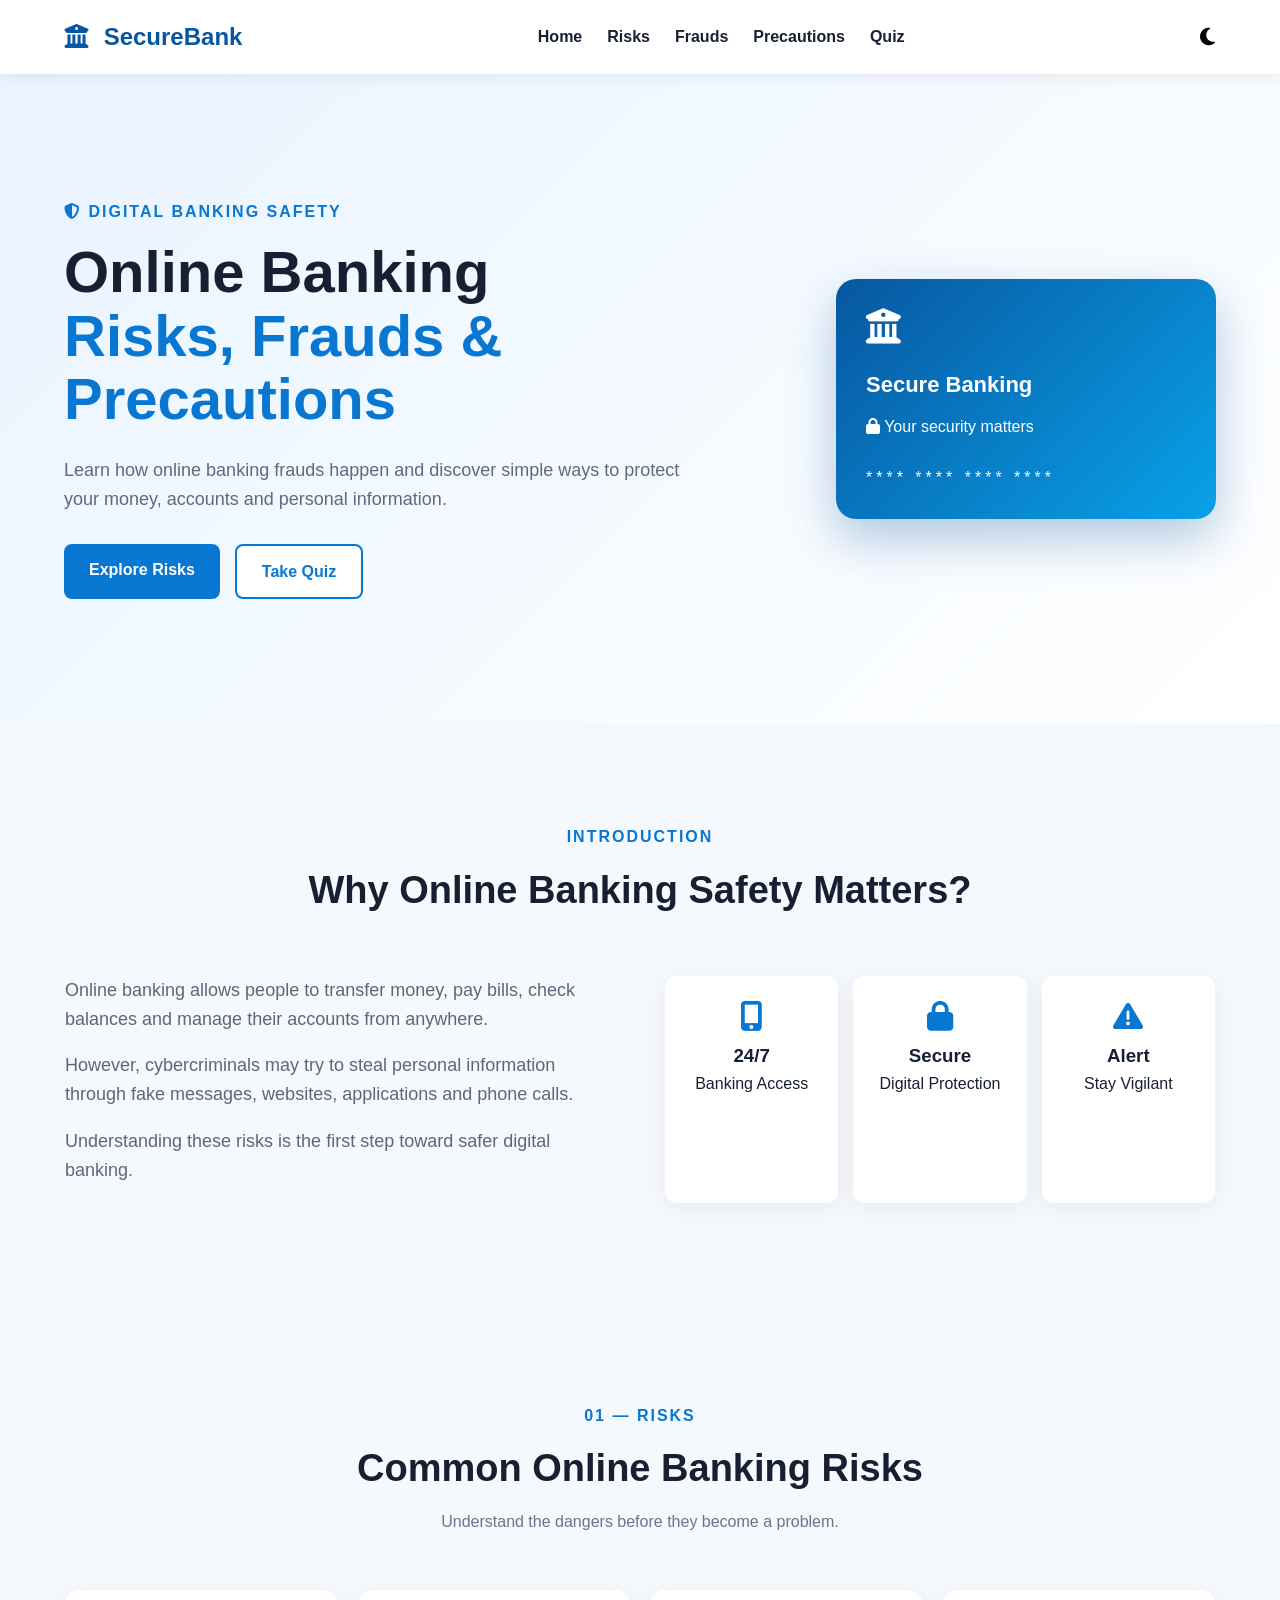
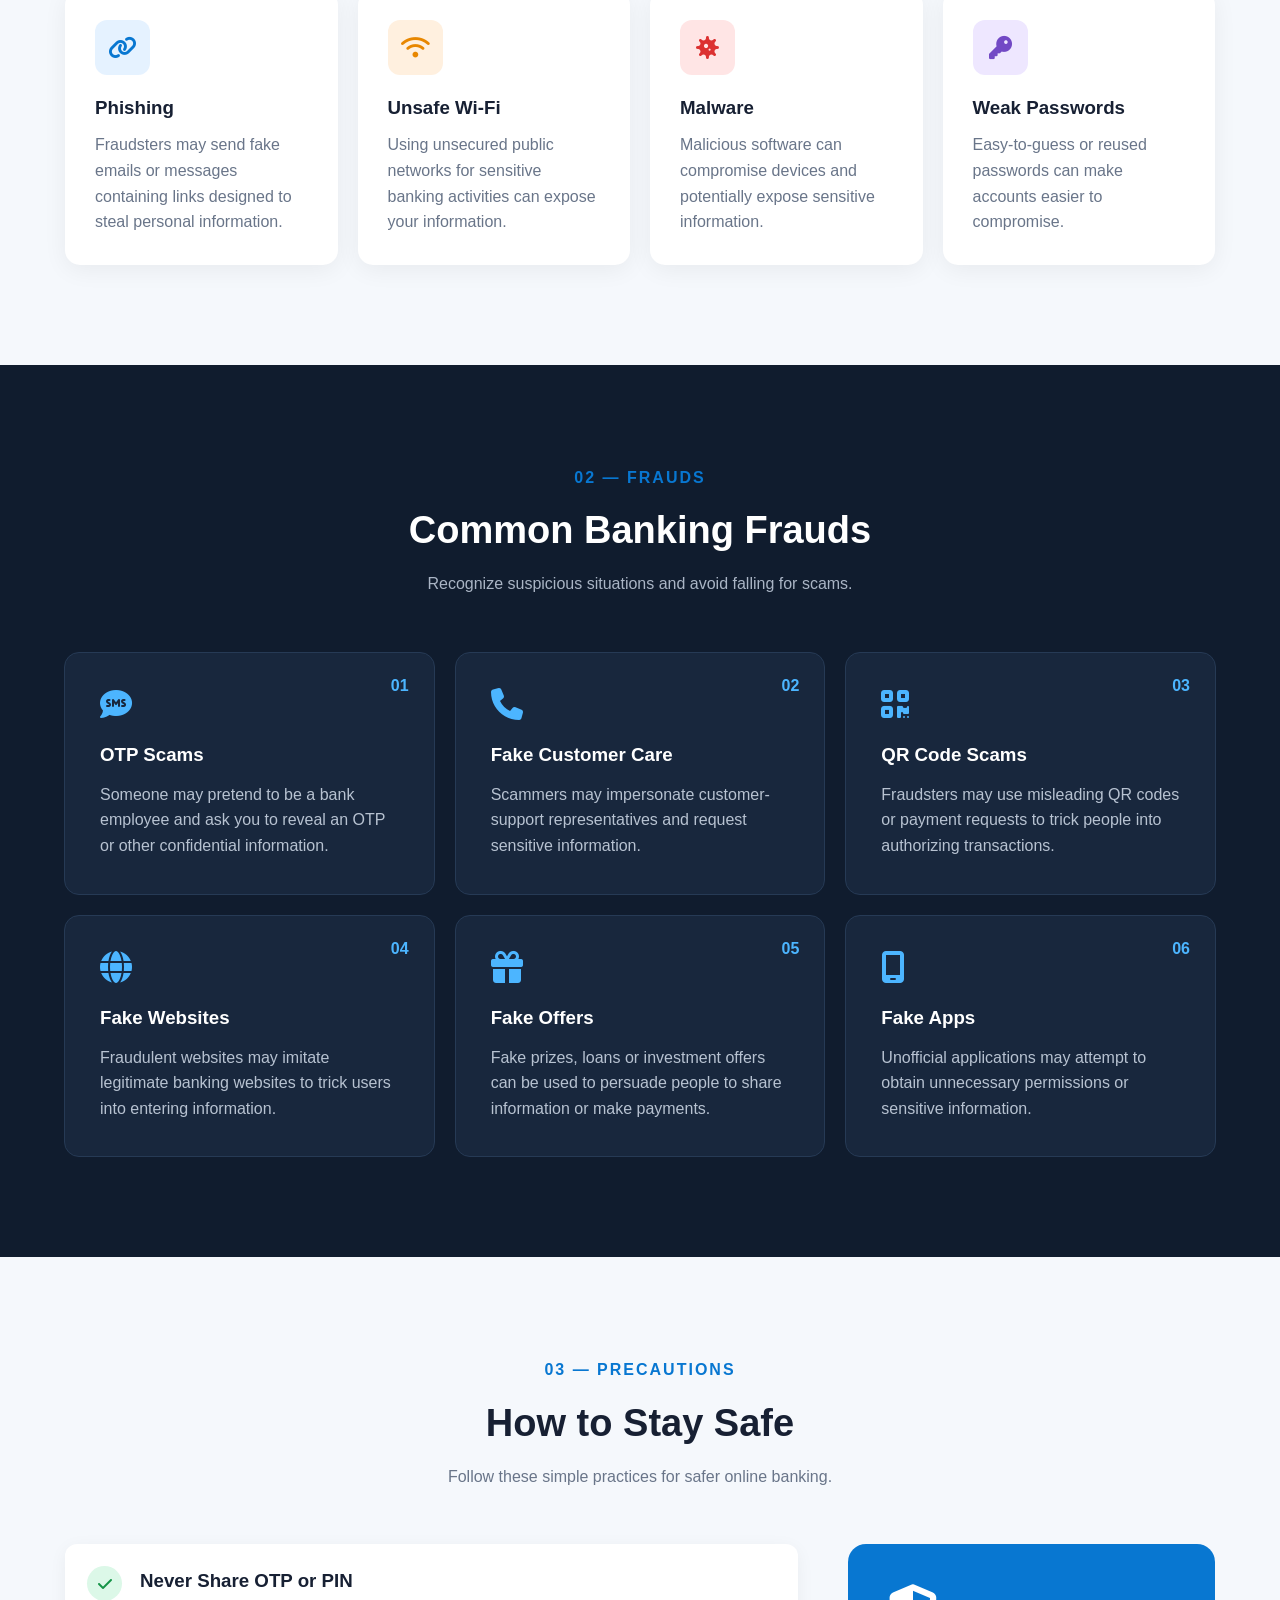
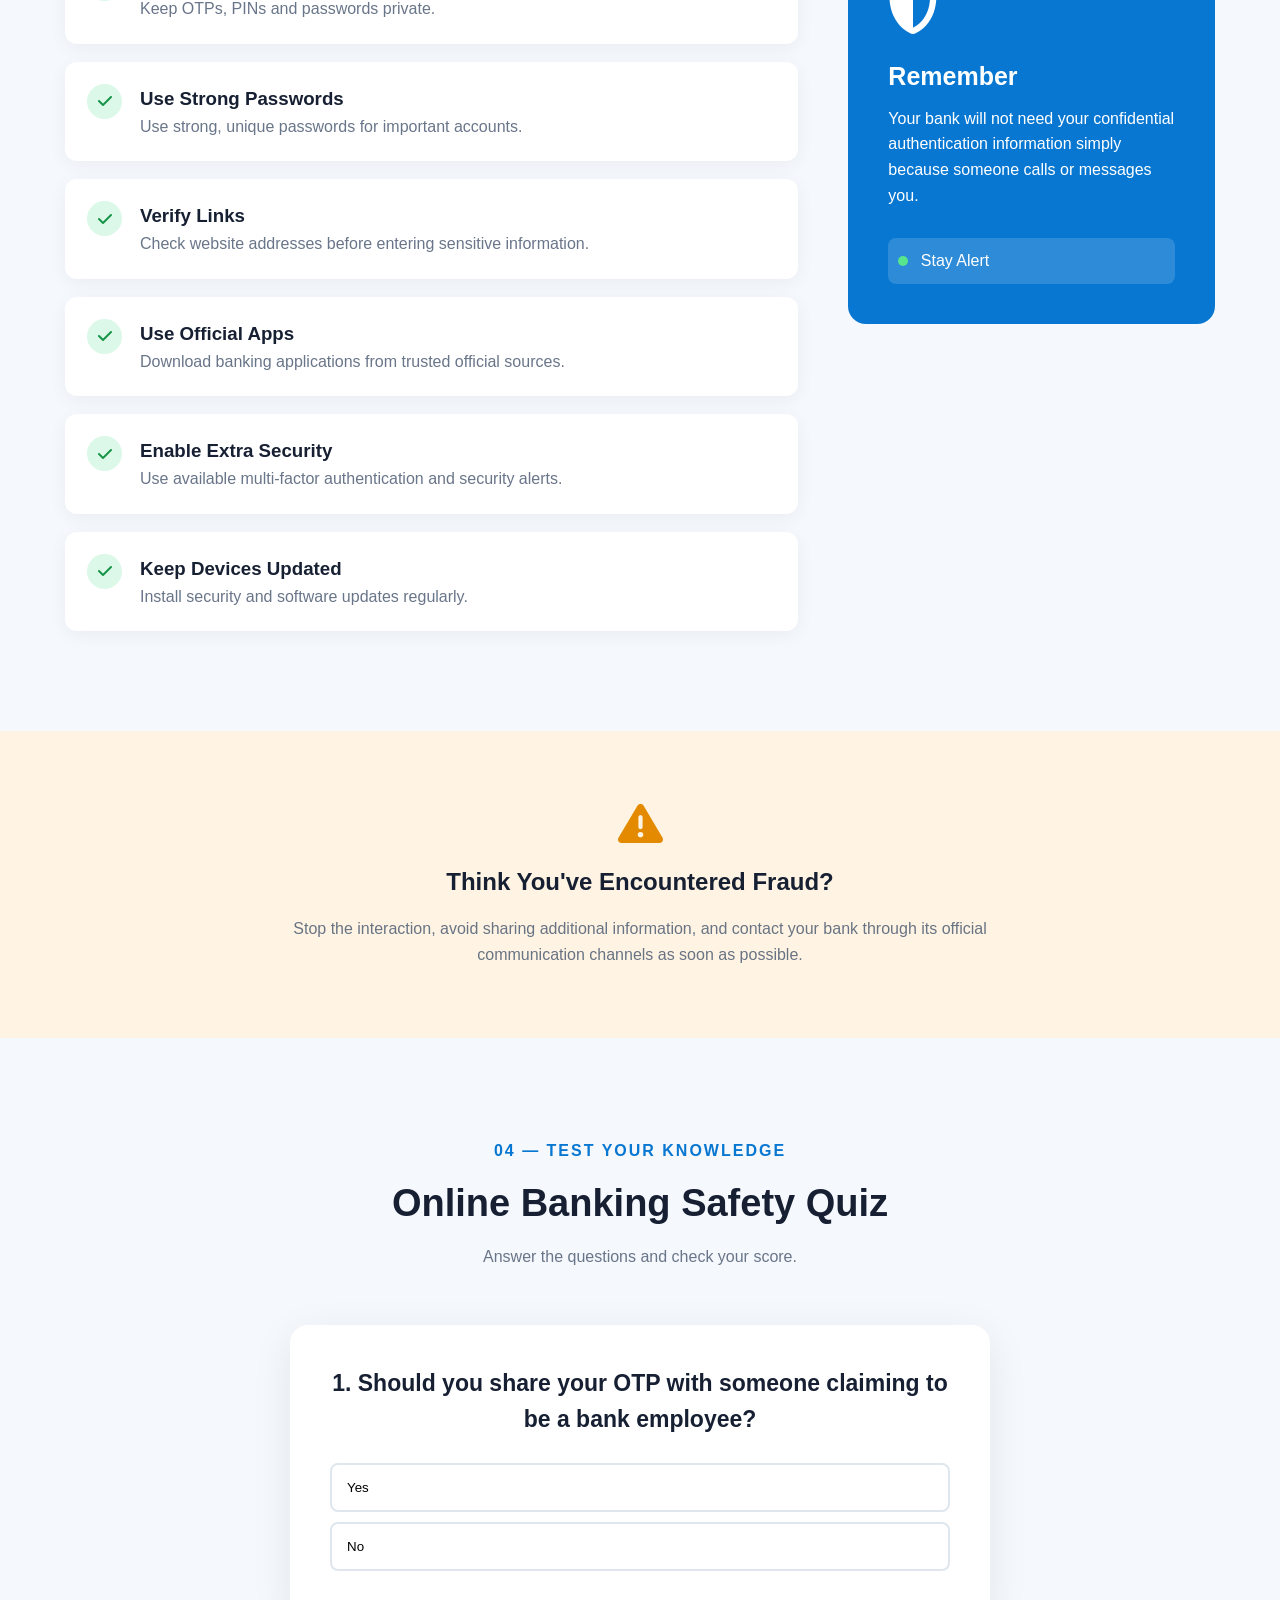
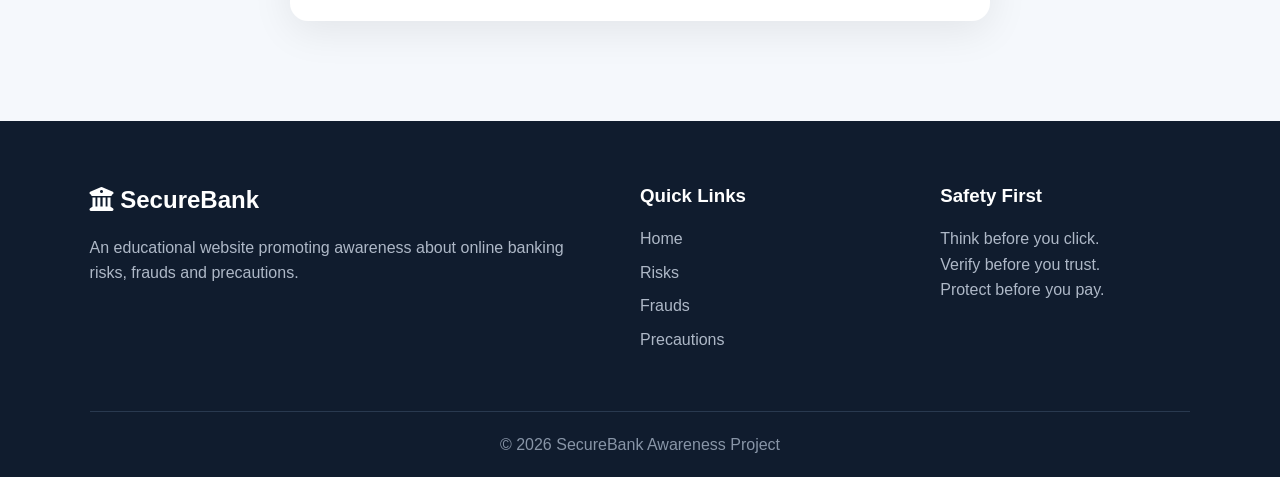
<file: index.html>
<!DOCTYPE html>
<html lang="en">
<head>
    <meta charset="UTF-8">
    <meta name="viewport" content="width=device-width, initial-scale=1.0">

    <title>SecureBank | Online Banking Safety</title>

    <link rel="stylesheet" href="style.css">

    <!-- Icons -->
    <link rel="stylesheet"
          href="https://cdnjs.cloudflare.com/ajax/libs/font-awesome/6.5.2/css/all.min.css">
</head>

<body>

<!-- NAVBAR -->

<header>
    <nav class="navbar">

        <div class="logo">
            <i class="fa-solid fa-building-columns"></i>
            SecureBank
        </div>

        <ul class="nav-links">
            <li><a href="#home">Home</a></li>
            <li><a href="#risks">Risks</a></li>
            <li><a href="#frauds">Frauds</a></li>
            <li><a href="#precautions">Precautions</a></li>
            <li><a href="#quiz">Quiz</a></li>
        </ul>

        <button id="darkModeBtn" class="dark-btn">
            <i class="fa-solid fa-moon"></i>
        </button>

        <button class="menu-btn" id="menuBtn">
            <i class="fa-solid fa-bars"></i>
        </button>

    </nav>
</header>


<!-- HOME -->

<section id="home" class="hero">

    <div class="hero-content">

        <div class="hero-text">

            <p class="tagline">
                <i class="fa-solid fa-shield-halved"></i>
                DIGITAL BANKING SAFETY
            </p>

            <h1>
                Online Banking
                <span>Risks, Frauds & Precautions</span>
            </h1>

            <p>
                Learn how online banking frauds happen and discover
                simple ways to protect your money, accounts and
                personal information.
            </p>

            <div class="hero-buttons">
                <a href="#risks" class="primary-btn">
                    Explore Risks
                </a>

                <a href="#quiz" class="secondary-btn">
                    Take Quiz
                </a>
            </div>

        </div>


        <div class="hero-image">

            <div class="bank-card">

                <i class="fa-solid fa-building-columns bank-icon"></i>

                <h3>Secure Banking</h3>

                <div class="security-line">
                    <i class="fa-solid fa-lock"></i>
                    Your security matters
                </div>

                <div class="card-number">
                    **** **** **** ****
                </div>

            </div>

        </div>

    </div>

</section>


<!-- INTRODUCTION -->

<section class="introduction">

    <div class="section-title">

        <p>INTRODUCTION</p>

        <h2>Why Online Banking Safety Matters?</h2>

    </div>

    <div class="intro-content">

        <div>
            <p>
                Online banking allows people to transfer money,
                pay bills, check balances and manage their accounts
                from anywhere.
            </p>

            <p>
                However, cybercriminals may try to steal personal
                information through fake messages, websites,
                applications and phone calls.
            </p>

            <p>
                Understanding these risks is the first step toward
                safer digital banking.
            </p>
        </div>

        <div class="stats">

            <div class="stat-card">
                <i class="fa-solid fa-mobile-screen-button"></i>
                <h3>24/7</h3>
                <p>Banking Access</p>
            </div>

            <div class="stat-card">
                <i class="fa-solid fa-lock"></i>
                <h3>Secure</h3>
                <p>Digital Protection</p>
            </div>

            <div class="stat-card">
                <i class="fa-solid fa-triangle-exclamation"></i>
                <h3>Alert</h3>
                <p>Stay Vigilant</p>
            </div>

        </div>

    </div>

</section>


<!-- RISKS -->

<section id="risks" class="section">

    <div class="section-title">

        <p>01 — RISKS</p>

        <h2>Common Online Banking Risks</h2>

        <span>
            Understand the dangers before they become a problem.
        </span>

    </div>


    <div class="card-container">

        <div class="info-card">

            <div class="icon blue">
                <i class="fa-solid fa-link"></i>
            </div>

            <h3>Phishing</h3>

            <p>
                Fraudsters may send fake emails or messages
                containing links designed to steal personal
                information.
            </p>

        </div>


        <div class="info-card">

            <div class="icon orange">
                <i class="fa-solid fa-wifi"></i>
            </div>

            <h3>Unsafe Wi-Fi</h3>

            <p>
                Using unsecured public networks for sensitive
                banking activities can expose your information.
            </p>

        </div>


        <div class="info-card">

            <div class="icon red">
                <i class="fa-solid fa-virus"></i>
            </div>

            <h3>Malware</h3>

            <p>
                Malicious software can compromise devices and
                potentially expose sensitive information.
            </p>

        </div>


        <div class="info-card">

            <div class="icon purple">
                <i class="fa-solid fa-key"></i>
            </div>

            <h3>Weak Passwords</h3>

            <p>
                Easy-to-guess or reused passwords can make accounts
                easier to compromise.
            </p>

        </div>

    </div>

</section>


<!-- FRAUDS -->

<section id="frauds" class="section fraud-section">

    <div class="section-title">

        <p>02 — FRAUDS</p>

        <h2>Common Banking Frauds</h2>

        <span>
            Recognize suspicious situations and avoid falling for scams.
        </span>

    </div>


    <div class="fraud-container">

        <div class="fraud-card">

            <span class="fraud-number">01</span>

            <i class="fa-solid fa-comment-sms"></i>

            <h3>OTP Scams</h3>

            <p>
                Someone may pretend to be a bank employee and
                ask you to reveal an OTP or other confidential
                information.
            </p>

        </div>


        <div class="fraud-card">

            <span class="fraud-number">02</span>

            <i class="fa-solid fa-phone"></i>

            <h3>Fake Customer Care</h3>

            <p>
                Scammers may impersonate customer-support
                representatives and request sensitive information.
            </p>

        </div>


        <div class="fraud-card">

            <span class="fraud-number">03</span>

            <i class="fa-solid fa-qrcode"></i>

            <h3>QR Code Scams</h3>

            <p>
                Fraudsters may use misleading QR codes or payment
                requests to trick people into authorizing transactions.
            </p>

        </div>


        <div class="fraud-card">

            <span class="fraud-number">04</span>

            <i class="fa-solid fa-globe"></i>

            <h3>Fake Websites</h3>

            <p>
                Fraudulent websites may imitate legitimate banking
                websites to trick users into entering information.
            </p>

        </div>


        <div class="fraud-card">

            <span class="fraud-number">05</span>

            <i class="fa-solid fa-gift"></i>

            <h3>Fake Offers</h3>

            <p>
                Fake prizes, loans or investment offers can be used
                to persuade people to share information or make payments.
            </p>

        </div>


        <div class="fraud-card">

            <span class="fraud-number">06</span>

            <i class="fa-solid fa-mobile-screen"></i>

            <h3>Fake Apps</h3>

            <p>
                Unofficial applications may attempt to obtain
                unnecessary permissions or sensitive information.
            </p>

        </div>

    </div>

</section>


<!-- PRECAUTIONS -->

<section id="precautions" class="section precautions">

    <div class="section-title">

        <p>03 — PRECAUTIONS</p>

        <h2>How to Stay Safe</h2>

        <span>
            Follow these simple practices for safer online banking.
        </span>

    </div>


    <div class="precaution-container">

        <div class="precaution-list">

            <div class="precaution">
                <i class="fa-solid fa-check"></i>

                <div>
                    <h3>Never Share OTP or PIN</h3>
                    <p>
                        Keep OTPs, PINs and passwords private.
                    </p>
                </div>
            </div>


            <div class="precaution">
                <i class="fa-solid fa-check"></i>

                <div>
                    <h3>Use Strong Passwords</h3>
                    <p>
                        Use strong, unique passwords for important accounts.
                    </p>
                </div>
            </div>


            <div class="precaution">
                <i class="fa-solid fa-check"></i>

                <div>
                    <h3>Verify Links</h3>
                    <p>
                        Check website addresses before entering sensitive information.
                    </p>
                </div>
            </div>


            <div class="precaution">
                <i class="fa-solid fa-check"></i>

                <div>
                    <h3>Use Official Apps</h3>
                    <p>
                        Download banking applications from trusted official sources.
                    </p>
                </div>
            </div>


            <div class="precaution">
                <i class="fa-solid fa-check"></i>

                <div>
                    <h3>Enable Extra Security</h3>
                    <p>
                        Use available multi-factor authentication and security alerts.
                    </p>
                </div>
            </div>


            <div class="precaution">
                <i class="fa-solid fa-check"></i>

                <div>
                    <h3>Keep Devices Updated</h3>
                    <p>
                        Install security and software updates regularly.
                    </p>
                </div>
            </div>

        </div>


        <div class="security-box">

            <i class="fa-solid fa-shield-halved"></i>

            <h3>Remember</h3>

            <p>
                Your bank will not need your confidential
                authentication information simply because
                someone calls or messages you.
            </p>

            <div class="secure-status">
                <span></span>
                Stay Alert
            </div>

        </div>

    </div>

</section>


<!-- EMERGENCY -->

<section class="emergency">

    <div>

        <i class="fa-solid fa-triangle-exclamation"></i>

        <h2>Think You've Encountered Fraud?</h2>

        <p>
            Stop the interaction, avoid sharing additional information,
            and contact your bank through its official communication
            channels as soon as possible.
        </p>

    </div>

</section>


<!-- QUIZ -->

<section id="quiz" class="quiz-section">

    <div class="section-title">

        <p>04 — TEST YOUR KNOWLEDGE</p>

        <h2>Online Banking Safety Quiz</h2>

        <span>
            Answer the questions and check your score.
        </span>

    </div>


    <div class="quiz-box">

        <div id="quiz-container">

            <h3 id="question">
                Question
            </h3>

            <div id="answers"></div>

            <button id="nextBtn" class="primary-btn">
                Next Question
            </button>

        </div>


        <div id="result" class="result">

            <i class="fa-solid fa-trophy"></i>

            <h2>Quiz Completed!</h2>

            <p id="score"></p>

            <button onclick="restartQuiz()" class="primary-btn">
                Try Again
            </button>

        </div>

    </div>

</section>


<!-- FOOTER -->

<footer>

    <div class="footer-content">

        <div>

            <h2>
                <i class="fa-solid fa-building-columns"></i>
                SecureBank
            </h2>

            <p>
                An educational website promoting awareness
                about online banking risks, frauds and precautions.
            </p>

        </div>


        <div>

            <h3>Quick Links</h3>

            <a href="#home">Home</a>
            <a href="#risks">Risks</a>
            <a href="#frauds">Frauds</a>
            <a href="#precautions">Precautions</a>

        </div>


        <div>

            <h3>Safety First</h3>

            <p>
                Think before you click.<br>
                Verify before you trust.<br>
                Protect before you pay.
            </p>

        </div>

    </div>


    <div class="copyright">

        © 2026 SecureBank Awareness Project

    </div>

</footer>


<script src="script.js"></script>

</body>
</html>
</file>
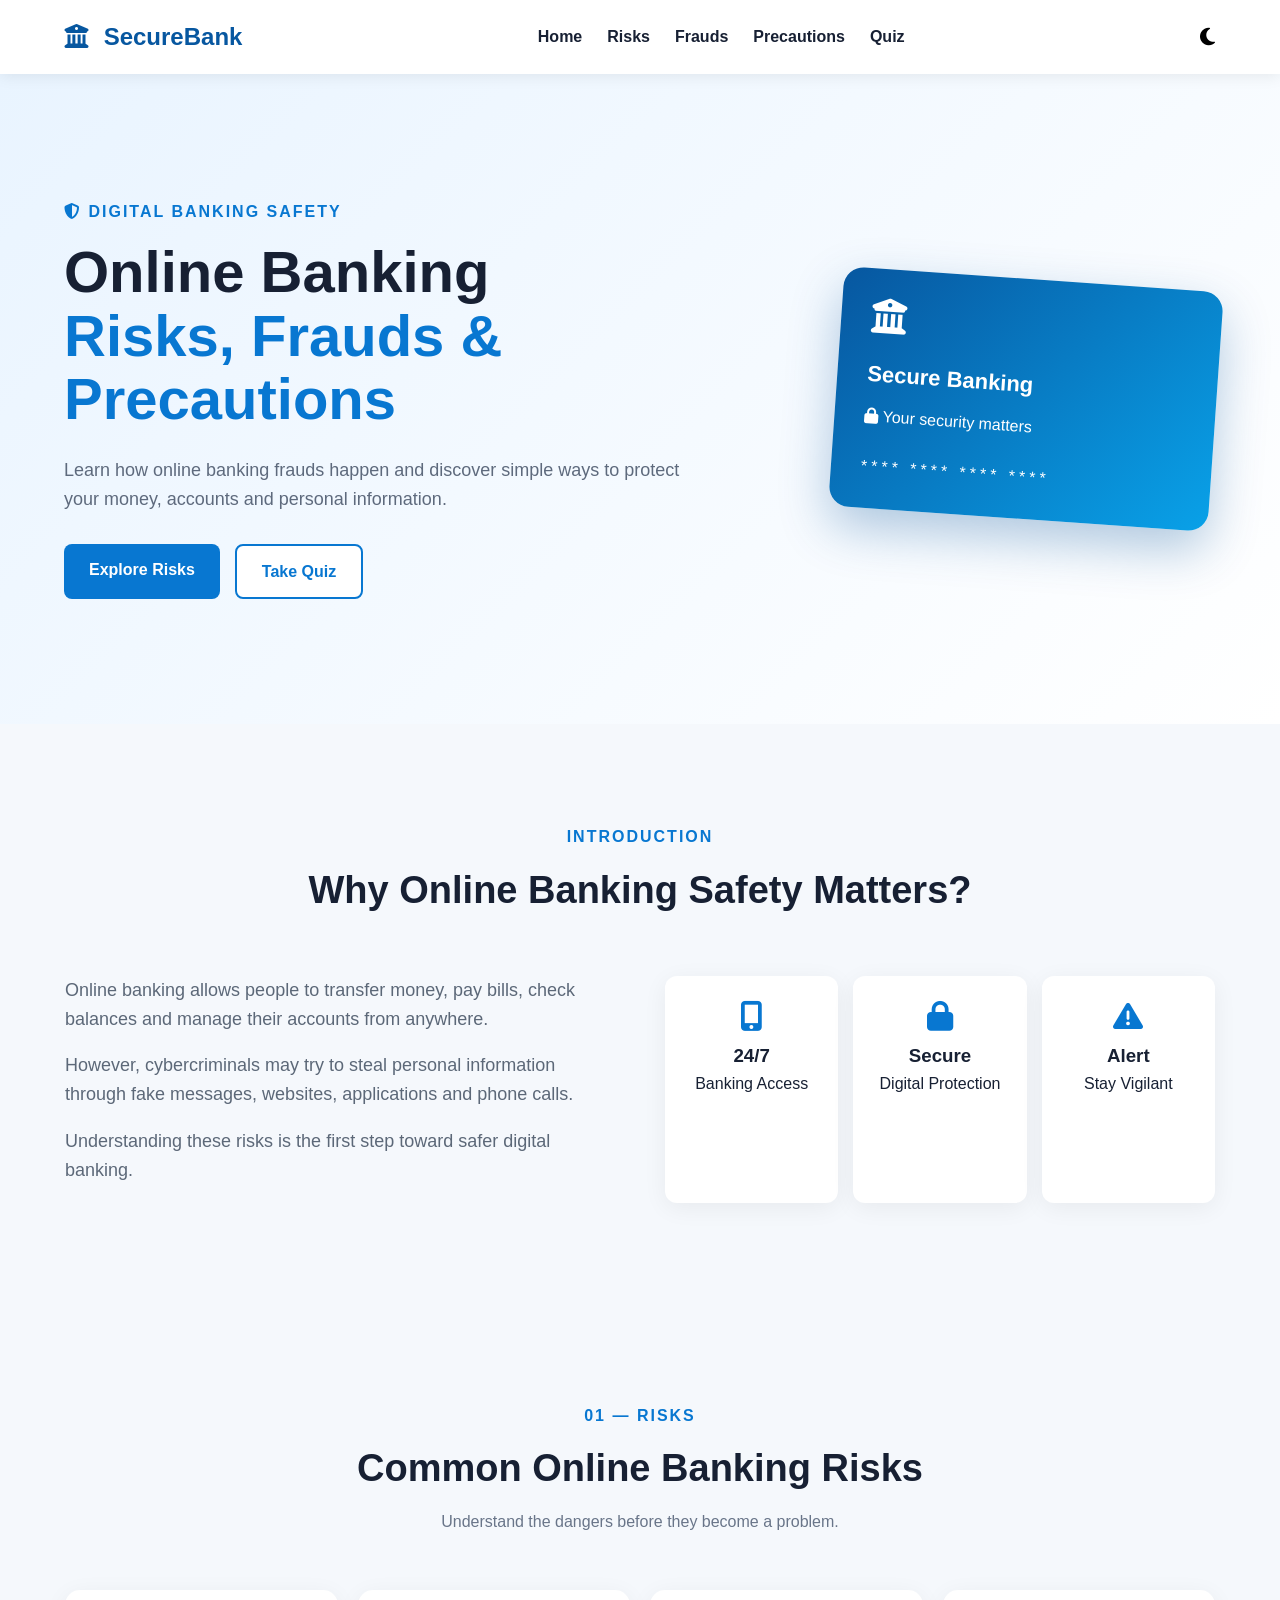
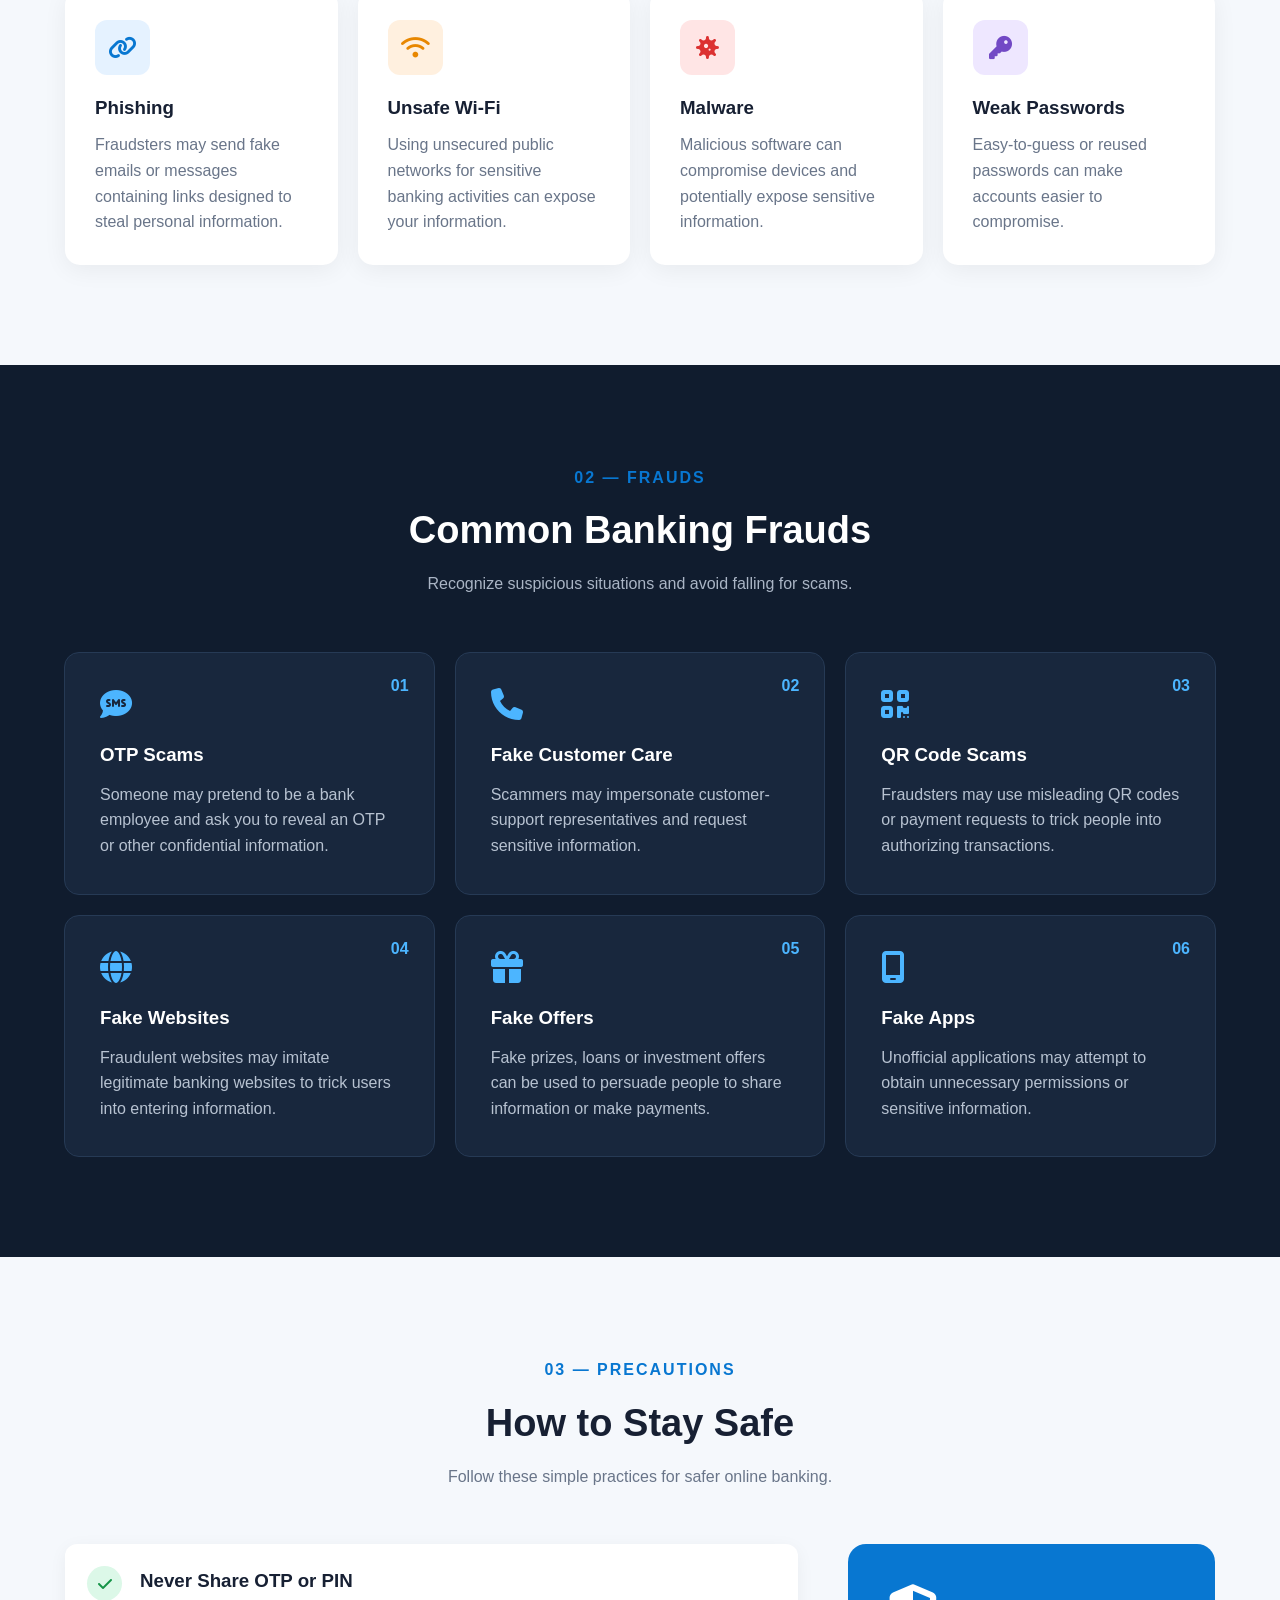
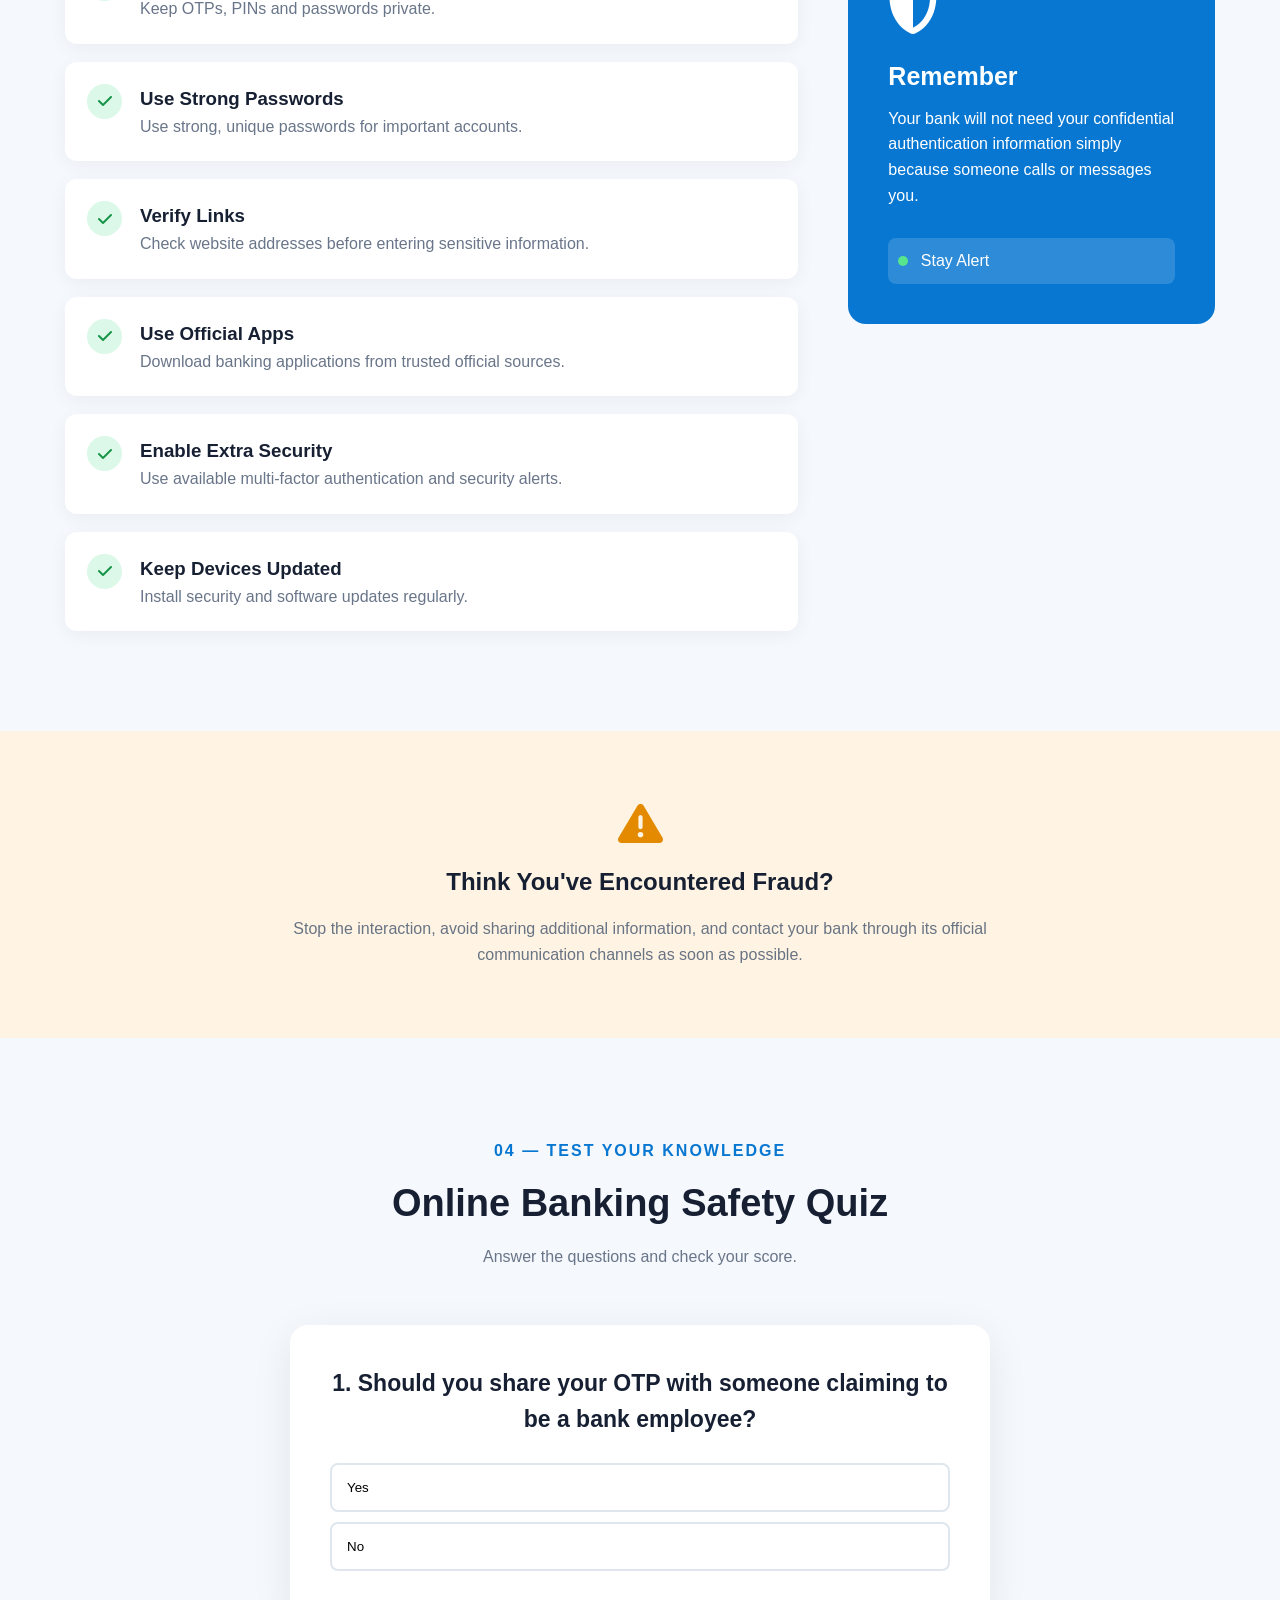
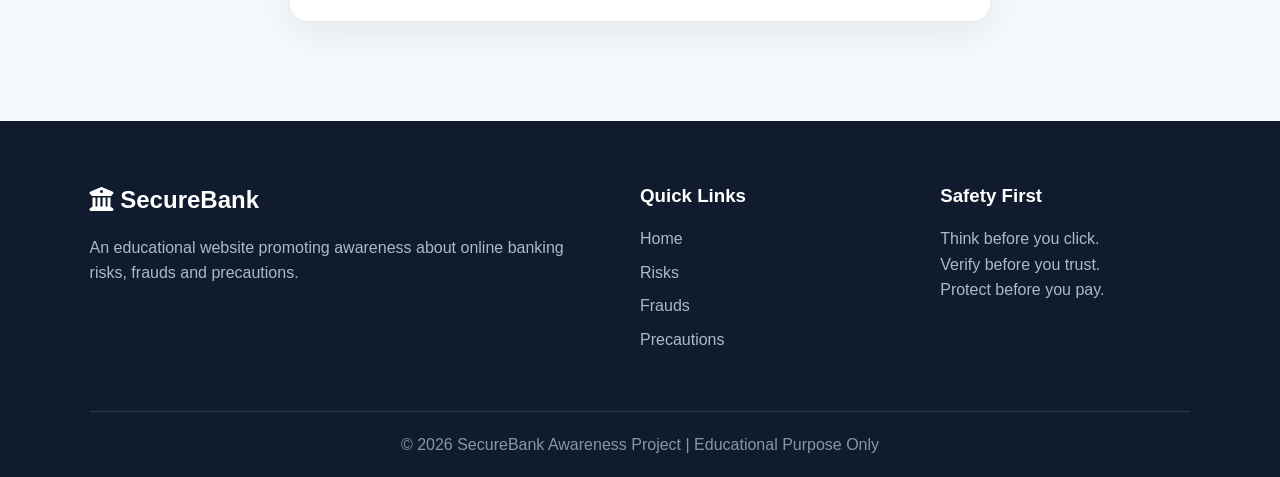
<file: Online Banking/index.html>
<!DOCTYPE html>
<html lang="en">
<head>
    <meta charset="UTF-8">
    <meta name="viewport" content="width=device-width, initial-scale=1.0">

    <title>SecureBank | Online Banking Safety</title>

    <link rel="stylesheet" href="style.css">

    <!-- Icons -->
    <link rel="stylesheet"
          href="https://cdnjs.cloudflare.com/ajax/libs/font-awesome/6.5.2/css/all.min.css">
</head>

<body>

<!-- NAVBAR -->

<header>
    <nav class="navbar">

        <div class="logo">
            <i class="fa-solid fa-building-columns"></i>
            SecureBank
        </div>

        <ul class="nav-links">
            <li><a href="#home">Home</a></li>
            <li><a href="#risks">Risks</a></li>
            <li><a href="#frauds">Frauds</a></li>
            <li><a href="#precautions">Precautions</a></li>
            <li><a href="#quiz">Quiz</a></li>
        </ul>

        <button id="darkModeBtn" class="dark-btn">
            <i class="fa-solid fa-moon"></i>
        </button>

        <button class="menu-btn" id="menuBtn">
            <i class="fa-solid fa-bars"></i>
        </button>

    </nav>
</header>


<!-- HOME -->

<section id="home" class="hero">

    <div class="hero-content">

        <div class="hero-text">

            <p class="tagline">
                <i class="fa-solid fa-shield-halved"></i>
                DIGITAL BANKING SAFETY
            </p>

            <h1>
                Online Banking
                <span>Risks, Frauds & Precautions</span>
            </h1>

            <p>
                Learn how online banking frauds happen and discover
                simple ways to protect your money, accounts and
                personal information.
            </p>

            <div class="hero-buttons">
                <a href="#risks" class="primary-btn">
                    Explore Risks
                </a>

                <a href="#quiz" class="secondary-btn">
                    Take Quiz
                </a>
            </div>

        </div>


        <div class="hero-image">

            <div class="bank-card">

                <i class="fa-solid fa-building-columns bank-icon"></i>

                <h3>Secure Banking</h3>

                <div class="security-line">
                    <i class="fa-solid fa-lock"></i>
                    Your security matters
                </div>

                <div class="card-number">
                    **** **** **** ****
                </div>

            </div>

        </div>

    </div>

</section>


<!-- INTRODUCTION -->

<section class="introduction">

    <div class="section-title">

        <p>INTRODUCTION</p>

        <h2>Why Online Banking Safety Matters?</h2>

    </div>

    <div class="intro-content">

        <div>
            <p>
                Online banking allows people to transfer money,
                pay bills, check balances and manage their accounts
                from anywhere.
            </p>

            <p>
                However, cybercriminals may try to steal personal
                information through fake messages, websites,
                applications and phone calls.
            </p>

            <p>
                Understanding these risks is the first step toward
                safer digital banking.
            </p>
        </div>

        <div class="stats">

            <div class="stat-card">
                <i class="fa-solid fa-mobile-screen-button"></i>
                <h3>24/7</h3>
                <p>Banking Access</p>
            </div>

            <div class="stat-card">
                <i class="fa-solid fa-lock"></i>
                <h3>Secure</h3>
                <p>Digital Protection</p>
            </div>

            <div class="stat-card">
                <i class="fa-solid fa-triangle-exclamation"></i>
                <h3>Alert</h3>
                <p>Stay Vigilant</p>
            </div>

        </div>

    </div>

</section>


<!-- RISKS -->

<section id="risks" class="section">

    <div class="section-title">

        <p>01 — RISKS</p>

        <h2>Common Online Banking Risks</h2>

        <span>
            Understand the dangers before they become a problem.
        </span>

    </div>


    <div class="card-container">

        <div class="info-card">

            <div class="icon blue">
                <i class="fa-solid fa-link"></i>
            </div>

            <h3>Phishing</h3>

            <p>
                Fraudsters may send fake emails or messages
                containing links designed to steal personal
                information.
            </p>

        </div>


        <div class="info-card">

            <div class="icon orange">
                <i class="fa-solid fa-wifi"></i>
            </div>

            <h3>Unsafe Wi-Fi</h3>

            <p>
                Using unsecured public networks for sensitive
                banking activities can expose your information.
            </p>

        </div>


        <div class="info-card">

            <div class="icon red">
                <i class="fa-solid fa-virus"></i>
            </div>

            <h3>Malware</h3>

            <p>
                Malicious software can compromise devices and
                potentially expose sensitive information.
            </p>

        </div>


        <div class="info-card">

            <div class="icon purple">
                <i class="fa-solid fa-key"></i>
            </div>

            <h3>Weak Passwords</h3>

            <p>
                Easy-to-guess or reused passwords can make accounts
                easier to compromise.
            </p>

        </div>

    </div>

</section>


<!-- FRAUDS -->

<section id="frauds" class="section fraud-section">

    <div class="section-title">

        <p>02 — FRAUDS</p>

        <h2>Common Banking Frauds</h2>

        <span>
            Recognize suspicious situations and avoid falling for scams.
        </span>

    </div>


    <div class="fraud-container">

        <div class="fraud-card">

            <span class="fraud-number">01</span>

            <i class="fa-solid fa-comment-sms"></i>

            <h3>OTP Scams</h3>

            <p>
                Someone may pretend to be a bank employee and
                ask you to reveal an OTP or other confidential
                information.
            </p>

        </div>


        <div class="fraud-card">

            <span class="fraud-number">02</span>

            <i class="fa-solid fa-phone"></i>

            <h3>Fake Customer Care</h3>

            <p>
                Scammers may impersonate customer-support
                representatives and request sensitive information.
            </p>

        </div>


        <div class="fraud-card">

            <span class="fraud-number">03</span>

            <i class="fa-solid fa-qrcode"></i>

            <h3>QR Code Scams</h3>

            <p>
                Fraudsters may use misleading QR codes or payment
                requests to trick people into authorizing transactions.
            </p>

        </div>


        <div class="fraud-card">

            <span class="fraud-number">04</span>

            <i class="fa-solid fa-globe"></i>

            <h3>Fake Websites</h3>

            <p>
                Fraudulent websites may imitate legitimate banking
                websites to trick users into entering information.
            </p>

        </div>


        <div class="fraud-card">

            <span class="fraud-number">05</span>

            <i class="fa-solid fa-gift"></i>

            <h3>Fake Offers</h3>

            <p>
                Fake prizes, loans or investment offers can be used
                to persuade people to share information or make payments.
            </p>

        </div>


        <div class="fraud-card">

            <span class="fraud-number">06</span>

            <i class="fa-solid fa-mobile-screen"></i>

            <h3>Fake Apps</h3>

            <p>
                Unofficial applications may attempt to obtain
                unnecessary permissions or sensitive information.
            </p>

        </div>

    </div>

</section>


<!-- PRECAUTIONS -->

<section id="precautions" class="section precautions">

    <div class="section-title">

        <p>03 — PRECAUTIONS</p>

        <h2>How to Stay Safe</h2>

        <span>
            Follow these simple practices for safer online banking.
        </span>

    </div>


    <div class="precaution-container">

        <div class="precaution-list">

            <div class="precaution">
                <i class="fa-solid fa-check"></i>

                <div>
                    <h3>Never Share OTP or PIN</h3>
                    <p>
                        Keep OTPs, PINs and passwords private.
                    </p>
                </div>
            </div>


            <div class="precaution">
                <i class="fa-solid fa-check"></i>

                <div>
                    <h3>Use Strong Passwords</h3>
                    <p>
                        Use strong, unique passwords for important accounts.
                    </p>
                </div>
            </div>


            <div class="precaution">
                <i class="fa-solid fa-check"></i>

                <div>
                    <h3>Verify Links</h3>
                    <p>
                        Check website addresses before entering sensitive information.
                    </p>
                </div>
            </div>


            <div class="precaution">
                <i class="fa-solid fa-check"></i>

                <div>
                    <h3>Use Official Apps</h3>
                    <p>
                        Download banking applications from trusted official sources.
                    </p>
                </div>
            </div>


            <div class="precaution">
                <i class="fa-solid fa-check"></i>

                <div>
                    <h3>Enable Extra Security</h3>
                    <p>
                        Use available multi-factor authentication and security alerts.
                    </p>
                </div>
            </div>


            <div class="precaution">
                <i class="fa-solid fa-check"></i>

                <div>
                    <h3>Keep Devices Updated</h3>
                    <p>
                        Install security and software updates regularly.
                    </p>
                </div>
            </div>

        </div>


        <div class="security-box">

            <i class="fa-solid fa-shield-halved"></i>

            <h3>Remember</h3>

            <p>
                Your bank will not need your confidential
                authentication information simply because
                someone calls or messages you.
            </p>

            <div class="secure-status">
                <span></span>
                Stay Alert
            </div>

        </div>

    </div>

</section>


<!-- EMERGENCY -->

<section class="emergency">

    <div>

        <i class="fa-solid fa-triangle-exclamation"></i>

        <h2>Think You've Encountered Fraud?</h2>

        <p>
            Stop the interaction, avoid sharing additional information,
            and contact your bank through its official communication
            channels as soon as possible.
        </p>

    </div>

</section>


<!-- QUIZ -->

<section id="quiz" class="quiz-section">

    <div class="section-title">

        <p>04 — TEST YOUR KNOWLEDGE</p>

        <h2>Online Banking Safety Quiz</h2>

        <span>
            Answer the questions and check your score.
        </span>

    </div>


    <div class="quiz-box">

        <div id="quiz-container">

            <h3 id="question">
                Question
            </h3>

            <div id="answers"></div>

            <button id="nextBtn" class="primary-btn">
                Next Question
            </button>

        </div>


        <div id="result" class="result">

            <i class="fa-solid fa-trophy"></i>

            <h2>Quiz Completed!</h2>

            <p id="score"></p>

            <button onclick="restartQuiz()" class="primary-btn">
                Try Again
            </button>

        </div>

    </div>

</section>


<!-- FOOTER -->

<footer>

    <div class="footer-content">

        <div>

            <h2>
                <i class="fa-solid fa-building-columns"></i>
                SecureBank
            </h2>

            <p>
                An educational website promoting awareness
                about online banking risks, frauds and precautions.
            </p>

        </div>


        <div>

            <h3>Quick Links</h3>

            <a href="#home">Home</a>
            <a href="#risks">Risks</a>
            <a href="#frauds">Frauds</a>
            <a href="#precautions">Precautions</a>

        </div>


        <div>

            <h3>Safety First</h3>

            <p>
                Think before you click.<br>
                Verify before you trust.<br>
                Protect before you pay.
            </p>

        </div>

    </div>


    <div class="copyright">

        © 2026 SecureBank Awareness Project | Educational Purpose Only

    </div>

</footer>


<script src="script.js"></script>

</body>
</html>
</file>
<file: style.css>
/* GENERAL */

* {
    margin: 0;
    padding: 0;
    box-sizing: border-box;
}

html {
    scroll-behavior: smooth;
}

body {
    font-family: Arial, Helvetica, sans-serif;
    background: #f5f8fc;
    color: #172033;
    line-height: 1.6;
}


/* NAVBAR */

header {
    position: sticky;
    top: 0;
    z-index: 1000;
    background: #ffffff;
    box-shadow: 0 2px 15px rgba(0,0,0,0.08);
}

.navbar {
    max-width: 1200px;
    margin: auto;
    padding: 18px 25px;

    display: flex;
    align-items: center;
    justify-content: space-between;
}

.logo {
    font-size: 24px;
    font-weight: bold;
    color: #0757a0;
}

.logo i {
    margin-right: 8px;
}

.nav-links {
    display: flex;
    list-style: none;
    gap: 25px;
}

.nav-links a {
    text-decoration: none;
    color: #172033;
    font-weight: 600;
}

.nav-links a:hover {
    color: #0877d1;
}

.dark-btn,
.menu-btn {
    border: none;
    background: none;
    cursor: pointer;
    font-size: 20px;
}

.menu-btn {
    display: none;
}


/* HERO */

.hero {
    min-height: 650px;
    display: flex;
    align-items: center;

    background: linear-gradient(
        135deg,
        #e9f4ff,
        #ffffff
    );
}

.hero-content {
    max-width: 1200px;
    width: 90%;
    margin: auto;

    display: flex;
    align-items: center;
    justify-content: space-between;
    gap: 60px;
}

.hero-text {
    max-width: 650px;
}

.tagline {
    color: #0877d1;
    font-weight: bold;
    letter-spacing: 2px;
    margin-bottom: 15px;
}

.hero h1 {
    font-size: 58px;
    line-height: 1.1;
    margin-bottom: 25px;
}

.hero h1 span {
    display: block;
    color: #0877d1;
}

.hero-text > p:not(.tagline) {
    font-size: 18px;
    color: #5e6a7d;
    margin-bottom: 30px;
}

.hero-buttons {
    display: flex;
    gap: 15px;
}

.primary-btn,
.secondary-btn {
    padding: 13px 25px;
    border-radius: 8px;
    text-decoration: none;
    font-weight: bold;
    border: none;
    cursor: pointer;
    display: inline-block;
}

.primary-btn {
    background: #0877d1;
    color: white;
}

.primary-btn:hover {
    background: #075b9e;
}

.secondary-btn {
    border: 2px solid #0877d1;
    color: #0877d1;
    background: white;
}


/* BANK CARD */

.hero-image {
    width: 380px;
}

.bank-card {
    height: 240px;
    padding: 30px;
    border-radius: 20px;

    background: linear-gradient(
        135deg,
        #0757a0,
        #09a1e8
    );

    color: white;

    box-shadow: 0 20px 50px rgba(0,80,150,0.3);

   /* transform: rotate(4deg); */
}

.bank-icon {
    font-size: 35px;
}

.bank-card h3 {
    margin-top: 20px;
    font-size: 22px;
}

.security-line {
    margin-top: 12px;
}

.card-number {
    margin-top: 25px;
    letter-spacing: 4px;
}


/* SECTION */

.section,
.introduction {
    max-width: 1200px;
    margin: auto;
    padding: 100px 25px;
}

.section-title {
    text-align: center;
    margin-bottom: 55px;
}

.section-title p {
    color: #0877d1;
    font-weight: bold;
    letter-spacing: 2px;
}

.section-title h2 {
    font-size: 38px;
    margin: 10px 0;
}

.section-title span {
    color: #697589;
}


/* INTRO */

.intro-content {
    display: grid;
    grid-template-columns: 1fr 1fr;
    gap: 50px;
}

.intro-content > div:first-child {
    font-size: 18px;
    color: #5c6878;
}

.intro-content p {
    margin-bottom: 18px;
}

.stats {
    display: grid;
    grid-template-columns: repeat(3,1fr);
    gap: 15px;
}

.stat-card {
    background: white;
    padding: 25px 15px;
    text-align: center;
    border-radius: 12px;
    box-shadow: 0 5px 25px rgba(0,0,0,0.06);
}

.stat-card i {
    font-size: 30px;
    color: #0877d1;
    margin-bottom: 10px;
}


/* RISK CARDS */

.card-container {
    display: grid;
    grid-template-columns: repeat(4,1fr);
    gap: 20px;
}

.info-card {
    background: white;
    padding: 30px;
    border-radius: 15px;

    box-shadow: 0 5px 25px rgba(0,0,0,0.06);

    transition: 0.3s;
}

.info-card:hover {
    transform: translateY(-8px);
}

.info-card h3 {
    margin: 18px 0 10px;
}

.info-card p {
    color: #697589;
}

.icon {
    width: 55px;
    height: 55px;

    border-radius: 12px;

    display: flex;
    align-items: center;
    justify-content: center;

    font-size: 23px;
}

.blue {
    background: #e5f2ff;
    color: #0877d1;
}

.orange {
    background: #fff0df;
    color: #e88700;
}

.red {
    background: #ffe5e5;
    color: #dc3131;
}

.purple {
    background: #eee7ff;
    color: #7249c5;
}


/* FRAUD */

.fraud-section {
    max-width: none;
    padding-left: 5%;
    padding-right: 5%;
    background: #101c2e;
    color: white;
}

.fraud-section .section-title span {
    color: #aab5c5;
}

.fraud-container {
    max-width: 1200px;
    margin: auto;

    display: grid;
    grid-template-columns: repeat(3,1fr);
    gap: 20px;
}

.fraud-card {
    position: relative;

    padding: 35px;

    background: #18273d;
    border: 1px solid #263a55;

    border-radius: 15px;

    transition: 0.3s;
}

.fraud-card:hover {
    transform: translateY(-6px);
}

.fraud-card i {
    font-size: 32px;
    color: #4cb5ff;
    margin-bottom: 20px;
}

.fraud-card h3 {
    margin-bottom: 12px;
}

.fraud-card p {
    color: #b7c2d1;
}

.fraud-number {
    position: absolute;
    top: 20px;
    right: 25px;
    color: #4cb5ff;
    font-weight: bold;
}


/* PRECAUTIONS */

.precaution-container {
    display: grid;
    grid-template-columns: 2fr 1fr;
    gap: 50px;
}

.precaution-list {
    display: grid;
    gap: 18px;
}

.precaution {
    background: white;
    padding: 22px;
    border-radius: 12px;

    display: flex;
    gap: 18px;
    align-items: flex-start;

    box-shadow: 0 4px 18px rgba(0,0,0,0.05);
}

.precaution > i {
    background: #dcf8e8;
    color: #159447;

    width: 35px;
    height: 35px;

    border-radius: 50%;

    display: flex;
    align-items: center;
    justify-content: center;
}

.precaution p {
    color: #697589;
}

.security-box {
    background: #0877d1;
    color: white;
    padding: 40px;
    border-radius: 18px;
    align-self: start;
}

.security-box > i {
    font-size: 50px;
}

.security-box h3 {
    font-size: 25px;
    margin: 20px 0 10px;
}

.secure-status {
    margin-top: 30px;
    padding: 10px;

    background: rgba(255,255,255,0.15);
    border-radius: 8px;
}

.secure-status span {
    width: 10px;
    height: 10px;
    background: #57e68c;
    border-radius: 50%;
    display: inline-block;
    margin-right: 8px;
}


/* EMERGENCY */

.emergency {
    background: #fff4e3;
    padding: 70px 20px;
    text-align: center;
}

.emergency i {
    font-size: 45px;
    color: #e38a00;
}

.emergency h2 {
    margin: 15px 0;
}

.emergency p {
    max-width: 700px;
    margin: auto;
    color: #687384;
}


/* QUIZ */

.quiz-section {
    padding: 100px 20px;
}

.quiz-box {
    max-width: 700px;
    margin: auto;

    background: white;
    padding: 40px;

    border-radius: 18px;

    box-shadow: 0 10px 40px rgba(0,0,0,0.08);

    text-align: center;
}

#question {
    font-size: 23px;
    margin-bottom: 25px;
}

.answer-btn {
    display: block;
    width: 100%;

    padding: 15px;
    margin: 10px 0;

    border: 2px solid #e0e6ed;
    background: white;

    border-radius: 8px;

    cursor: pointer;
    text-align: left;
}

.answer-btn:hover {
    border-color: #0877d1;
}

.answer-btn.correct {
    background: #dcf8e8;
    border-color: #159447;
}

.answer-btn.wrong {
    background: #ffe3e3;
    border-color: #dc3131;
}

#nextBtn {
    margin-top: 20px;
}

.result {
    display: none;
}

.result i {
    font-size: 55px;
    color: #f1ae2b;
    margin-bottom: 15px;
}


/* FOOTER */

footer {
    background: #101c2e;
    color: white;
    padding: 60px 7% 20px;
}

.footer-content {
    max-width: 1200px;
    margin: auto;

    display: grid;
    grid-template-columns: 2fr 1fr 1fr;
    gap: 50px;
}

.footer-content h2,
.footer-content h3 {
    margin-bottom: 15px;
}

.footer-content p {
    color: #aeb8c7;
}

.footer-content a {
    display: block;
    color: #aeb8c7;
    text-decoration: none;
    margin: 8px 0;
}

.footer-content a:hover {
    color: white;
}

.copyright {
    max-width: 1200px;
    margin: 50px auto 0;
    padding-top: 20px;

    border-top: 1px solid #29394f;

    text-align: center;
    color: #8895a7;
}


/* DARK MODE */

body.dark {
    background: #0b1421;
    color: #edf4ff;
}

body.dark header,
body.dark .stat-card,
body.dark .info-card,
body.dark .precaution,
body.dark .quiz-box {
    background: #142235;
    color: #edf4ff;
}

body.dark .nav-links a {
    color: white;
}

body.dark .secondary-btn {
    background: #142235;
}

body.dark .intro-content > div:first-child,
body.dark .info-card p,
body.dark .precaution p {
    color: #aebbd0;
}

body.dark .answer-btn {
    background: #142235;
    color: white;
    border-color: #34475e;
}


/* MOBILE */

@media(max-width: 900px) {

    .nav-links {
        display: none;

        position: absolute;
        top: 70px;
        left: 0;

        width: 100%;

        background: white;

        flex-direction: column;

        padding: 20px;

        text-align: center;
    }

    .nav-links.active {
        display: flex;
    }

    .menu-btn {
        display: block;
    }

    .hero-content {
        flex-direction: column;
        text-align: center;
        padding: 80px 0;
    }

    .hero h1 {
        font-size: 42px;
    }

    .hero-buttons {
        justify-content: center;
    }

    .card-container {
        grid-template-columns: repeat(2,1fr);
    }

    .fraud-container {
        grid-template-columns: repeat(2,1fr);
    }

    .intro-content,
    .precaution-container {
        grid-template-columns: 1fr;
    }

}


@media(max-width: 600px) {

    .navbar {
        padding: 15px;
    }

    .logo {
        font-size: 20px;
    }

    .hero h1 {
        font-size: 35px;
    }

    .hero-image {
        width: 90%;
    }

    .stats {
        grid-template-columns: 1fr;
    }

    .card-container,
    .fraud-container {
        grid-template-columns: 1fr;
    }

    .section-title h2 {
        font-size: 30px;
    }

    .quiz-box {
        padding: 25px 18px;
    }

}
</file>
<file: Online Banking/style.css>
/* GENERAL */

* {
    margin: 0;
    padding: 0;
    box-sizing: border-box;
}

html {
    scroll-behavior: smooth;
}

body {
    font-family: Arial, Helvetica, sans-serif;
    background: #f5f8fc;
    color: #172033;
    line-height: 1.6;
}


/* NAVBAR */

header {
    position: sticky;
    top: 0;
    z-index: 1000;
    background: #ffffff;
    box-shadow: 0 2px 15px rgba(0,0,0,0.08);
}

.navbar {
    max-width: 1200px;
    margin: auto;
    padding: 18px 25px;

    display: flex;
    align-items: center;
    justify-content: space-between;
}

.logo {
    font-size: 24px;
    font-weight: bold;
    color: #0757a0;
}

.logo i {
    margin-right: 8px;
}

.nav-links {
    display: flex;
    list-style: none;
    gap: 25px;
}

.nav-links a {
    text-decoration: none;
    color: #172033;
    font-weight: 600;
}

.nav-links a:hover {
    color: #0877d1;
}

.dark-btn,
.menu-btn {
    border: none;
    background: none;
    cursor: pointer;
    font-size: 20px;
}

.menu-btn {
    display: none;
}


/* HERO */

.hero {
    min-height: 650px;
    display: flex;
    align-items: center;

    background: linear-gradient(
        135deg,
        #e9f4ff,
        #ffffff
    );
}

.hero-content {
    max-width: 1200px;
    width: 90%;
    margin: auto;

    display: flex;
    align-items: center;
    justify-content: space-between;
    gap: 60px;
}

.hero-text {
    max-width: 650px;
}

.tagline {
    color: #0877d1;
    font-weight: bold;
    letter-spacing: 2px;
    margin-bottom: 15px;
}

.hero h1 {
    font-size: 58px;
    line-height: 1.1;
    margin-bottom: 25px;
}

.hero h1 span {
    display: block;
    color: #0877d1;
}

.hero-text > p:not(.tagline) {
    font-size: 18px;
    color: #5e6a7d;
    margin-bottom: 30px;
}

.hero-buttons {
    display: flex;
    gap: 15px;
}

.primary-btn,
.secondary-btn {
    padding: 13px 25px;
    border-radius: 8px;
    text-decoration: none;
    font-weight: bold;
    border: none;
    cursor: pointer;
    display: inline-block;
}

.primary-btn {
    background: #0877d1;
    color: white;
}

.primary-btn:hover {
    background: #075b9e;
}

.secondary-btn {
    border: 2px solid #0877d1;
    color: #0877d1;
    background: white;
}


/* BANK CARD */

.hero-image {
    width: 380px;
}

.bank-card {
    height: 240px;
    padding: 30px;
    border-radius: 20px;

    background: linear-gradient(
        135deg,
        #0757a0,
        #09a1e8
    );

    color: white;

    box-shadow: 0 20px 50px rgba(0,80,150,0.3);

    transform: rotate(4deg);
}

.bank-icon {
    font-size: 35px;
}

.bank-card h3 {
    margin-top: 20px;
    font-size: 22px;
}

.security-line {
    margin-top: 12px;
}

.card-number {
    margin-top: 25px;
    letter-spacing: 4px;
}


/* SECTION */

.section,
.introduction {
    max-width: 1200px;
    margin: auto;
    padding: 100px 25px;
}

.section-title {
    text-align: center;
    margin-bottom: 55px;
}

.section-title p {
    color: #0877d1;
    font-weight: bold;
    letter-spacing: 2px;
}

.section-title h2 {
    font-size: 38px;
    margin: 10px 0;
}

.section-title span {
    color: #697589;
}


/* INTRO */

.intro-content {
    display: grid;
    grid-template-columns: 1fr 1fr;
    gap: 50px;
}

.intro-content > div:first-child {
    font-size: 18px;
    color: #5c6878;
}

.intro-content p {
    margin-bottom: 18px;
}

.stats {
    display: grid;
    grid-template-columns: repeat(3,1fr);
    gap: 15px;
}

.stat-card {
    background: white;
    padding: 25px 15px;
    text-align: center;
    border-radius: 12px;
    box-shadow: 0 5px 25px rgba(0,0,0,0.06);
}

.stat-card i {
    font-size: 30px;
    color: #0877d1;
    margin-bottom: 10px;
}


/* RISK CARDS */

.card-container {
    display: grid;
    grid-template-columns: repeat(4,1fr);
    gap: 20px;
}

.info-card {
    background: white;
    padding: 30px;
    border-radius: 15px;

    box-shadow: 0 5px 25px rgba(0,0,0,0.06);

    transition: 0.3s;
}

.info-card:hover {
    transform: translateY(-8px);
}

.info-card h3 {
    margin: 18px 0 10px;
}

.info-card p {
    color: #697589;
}

.icon {
    width: 55px;
    height: 55px;

    border-radius: 12px;

    display: flex;
    align-items: center;
    justify-content: center;

    font-size: 23px;
}

.blue {
    background: #e5f2ff;
    color: #0877d1;
}

.orange {
    background: #fff0df;
    color: #e88700;
}

.red {
    background: #ffe5e5;
    color: #dc3131;
}

.purple {
    background: #eee7ff;
    color: #7249c5;
}


/* FRAUD */

.fraud-section {
    max-width: none;
    padding-left: 5%;
    padding-right: 5%;
    background: #101c2e;
    color: white;
}

.fraud-section .section-title span {
    color: #aab5c5;
}

.fraud-container {
    max-width: 1200px;
    margin: auto;

    display: grid;
    grid-template-columns: repeat(3,1fr);
    gap: 20px;
}

.fraud-card {
    position: relative;

    padding: 35px;

    background: #18273d;
    border: 1px solid #263a55;

    border-radius: 15px;

    transition: 0.3s;
}

.fraud-card:hover {
    transform: translateY(-6px);
}

.fraud-card i {
    font-size: 32px;
    color: #4cb5ff;
    margin-bottom: 20px;
}

.fraud-card h3 {
    margin-bottom: 12px;
}

.fraud-card p {
    color: #b7c2d1;
}

.fraud-number {
    position: absolute;
    top: 20px;
    right: 25px;
    color: #4cb5ff;
    font-weight: bold;
}


/* PRECAUTIONS */

.precaution-container {
    display: grid;
    grid-template-columns: 2fr 1fr;
    gap: 50px;
}

.precaution-list {
    display: grid;
    gap: 18px;
}

.precaution {
    background: white;
    padding: 22px;
    border-radius: 12px;

    display: flex;
    gap: 18px;
    align-items: flex-start;

    box-shadow: 0 4px 18px rgba(0,0,0,0.05);
}

.precaution > i {
    background: #dcf8e8;
    color: #159447;

    width: 35px;
    height: 35px;

    border-radius: 50%;

    display: flex;
    align-items: center;
    justify-content: center;
}

.precaution p {
    color: #697589;
}

.security-box {
    background: #0877d1;
    color: white;
    padding: 40px;
    border-radius: 18px;
    align-self: start;
}

.security-box > i {
    font-size: 50px;
}

.security-box h3 {
    font-size: 25px;
    margin: 20px 0 10px;
}

.secure-status {
    margin-top: 30px;
    padding: 10px;

    background: rgba(255,255,255,0.15);
    border-radius: 8px;
}

.secure-status span {
    width: 10px;
    height: 10px;
    background: #57e68c;
    border-radius: 50%;
    display: inline-block;
    margin-right: 8px;
}


/* EMERGENCY */

.emergency {
    background: #fff4e3;
    padding: 70px 20px;
    text-align: center;
}

.emergency i {
    font-size: 45px;
    color: #e38a00;
}

.emergency h2 {
    margin: 15px 0;
}

.emergency p {
    max-width: 700px;
    margin: auto;
    color: #687384;
}


/* QUIZ */

.quiz-section {
    padding: 100px 20px;
}

.quiz-box {
    max-width: 700px;
    margin: auto;

    background: white;
    padding: 40px;

    border-radius: 18px;

    box-shadow: 0 10px 40px rgba(0,0,0,0.08);

    text-align: center;
}

#question {
    font-size: 23px;
    margin-bottom: 25px;
}

.answer-btn {
    display: block;
    width: 100%;

    padding: 15px;
    margin: 10px 0;

    border: 2px solid #e0e6ed;
    background: white;

    border-radius: 8px;

    cursor: pointer;
    text-align: left;
}

.answer-btn:hover {
    border-color: #0877d1;
}

.answer-btn.correct {
    background: #dcf8e8;
    border-color: #159447;
}

.answer-btn.wrong {
    background: #ffe3e3;
    border-color: #dc3131;
}

#nextBtn {
    margin-top: 20px;
}

.result {
    display: none;
}

.result i {
    font-size: 55px;
    color: #f1ae2b;
    margin-bottom: 15px;
}


/* FOOTER */

footer {
    background: #101c2e;
    color: white;
    padding: 60px 7% 20px;
}

.footer-content {
    max-width: 1200px;
    margin: auto;

    display: grid;
    grid-template-columns: 2fr 1fr 1fr;
    gap: 50px;
}

.footer-content h2,
.footer-content h3 {
    margin-bottom: 15px;
}

.footer-content p {
    color: #aeb8c7;
}

.footer-content a {
    display: block;
    color: #aeb8c7;
    text-decoration: none;
    margin: 8px 0;
}

.footer-content a:hover {
    color: white;
}

.copyright {
    max-width: 1200px;
    margin: 50px auto 0;
    padding-top: 20px;

    border-top: 1px solid #29394f;

    text-align: center;
    color: #8895a7;
}


/* DARK MODE */

body.dark {
    background: #0b1421;
    color: #edf4ff;
}

body.dark header,
body.dark .stat-card,
body.dark .info-card,
body.dark .precaution,
body.dark .quiz-box {
    background: #142235;
    color: #edf4ff;
}

body.dark .nav-links a {
    color: white;
}

body.dark .secondary-btn {
    background: #142235;
}

body.dark .intro-content > div:first-child,
body.dark .info-card p,
body.dark .precaution p {
    color: #aebbd0;
}

body.dark .answer-btn {
    background: #142235;
    color: white;
    border-color: #34475e;
}


/* MOBILE */

@media(max-width: 900px) {

    .nav-links {
        display: none;

        position: absolute;
        top: 70px;
        left: 0;

        width: 100%;

        background: white;

        flex-direction: column;

        padding: 20px;

        text-align: center;
    }

    .nav-links.active {
        display: flex;
    }

    .menu-btn {
        display: block;
    }

    .hero-content {
        flex-direction: column;
        text-align: center;
        padding: 80px 0;
    }

    .hero h1 {
        font-size: 42px;
    }

    .hero-buttons {
        justify-content: center;
    }

    .card-container {
        grid-template-columns: repeat(2,1fr);
    }

    .fraud-container {
        grid-template-columns: repeat(2,1fr);
    }

    .intro-content,
    .precaution-container {
        grid-template-columns: 1fr;
    }

}


@media(max-width: 600px) {

    .navbar {
        padding: 15px;
    }

    .logo {
        font-size: 20px;
    }

    .hero h1 {
        font-size: 35px;
    }

    .hero-image {
        width: 90%;
    }

    .stats {
        grid-template-columns: 1fr;
    }

    .card-container,
    .fraud-container {
        grid-template-columns: 1fr;
    }

    .section-title h2 {
        font-size: 30px;
    }

    .quiz-box {
        padding: 25px 18px;
    }

}
</file>
